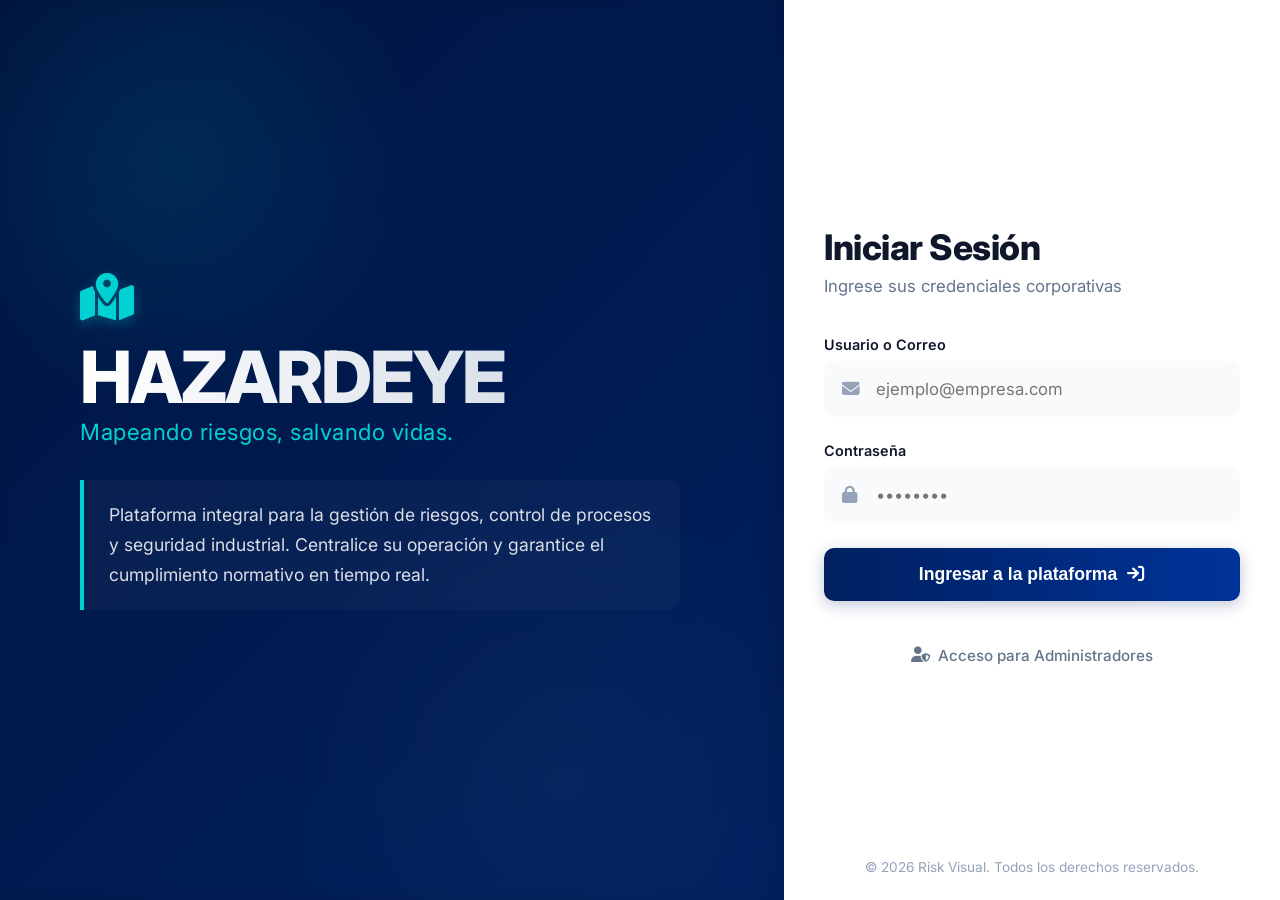
<file: index.html>
<!DOCTYPE html>
<html lang="es">

<head>
    <meta charset="UTF-8">
    <meta name="viewport" content="width=device-width, initial-scale=1.0">
    <title>Acceso Seguro - Risk Visual</title>
    <link href="https://fonts.googleapis.com/css2?family=Inter:wght@300;400;500;600;800&display=swap" rel="stylesheet">
    <link rel="stylesheet" href="https://cdnjs.cloudflare.com/ajax/libs/font-awesome/6.4.0/css/all.min.css">
    <script src="db-manager.js"></script>
    
    <style>
        /* --- ESTILOS GENERALES --- */
        :root {
            --brand-blue: #002060;
            --brand-dark: #001540;
            --accent: #00d2d3;
            --text-dark: #0f172a;
            --text-light: #64748b;
            --bg-input: #f8fafc;
        }

        body {
            margin: 0;
            padding: 0;
            height: 100vh;
            font-family: 'Inter', sans-serif;
            display: flex;
            overflow: hidden;
            background-color: #ffffff;
        }

        /* --- LADO IZQUIERDO (BRANDING) --- */
        .brand-section {
            flex: 1.2; 
            background: linear-gradient(135deg, var(--brand-dark) 0%, var(--brand-blue) 100%);
            color: white;
            display: flex;
            flex-direction: column;
            justify-content: center;
            padding: 60px 80px;
            position: relative;
            overflow: hidden;
            box-shadow: inset -10px 0 20px rgba(0,0,0,0.1);
        }

        /* Elementos decorativos de fondo (Geometría moderna) */
        .brand-section::before {
            content: "";
            position: absolute;
            top: -10%; left: -10%;
            width: 500px; height: 500px;
            background: radial-gradient(circle, rgba(0, 210, 211, 0.1) 0%, transparent 70%);
            border-radius: 50%;
            z-index: 1;
        }

        .brand-section::after {
            content: "";
            position: absolute;
            bottom: -20%; right: -10%;
            width: 600px; height: 600px;
            background: radial-gradient(circle, rgba(255,255,255,0.03) 0%, transparent 70%);
            border-radius: 50%;
            z-index: 1;
        }
        
        .brand-content {
            position: relative;
            z-index: 2;
            max-width: 600px;
            animation: slideRight 0.8s ease-out;
        }

        .logo-icon-main {
            font-size: 3rem;
            color: var(--accent);
            margin-bottom: 20px;
            filter: drop-shadow(0 4px 6px rgba(0, 210, 211, 0.3));
        }

        .logo-text {
            font-size: 4.5rem;
            font-weight: 800;
            letter-spacing: -2px;
            margin-bottom: 5px;
            line-height: 1;
            background: linear-gradient(to right, #ffffff, #cbd5e1);
            -webkit-background-clip: text;
            -webkit-text-fill-color: transparent;
        }
        
        .logo-subtitle {
            font-size: 1.4rem;
            font-weight: 400;
            color: var(--accent);
            margin-bottom: 35px;
            letter-spacing: 0.5px;
        }

        .brand-desc {
            font-size: 1.1rem;
            line-height: 1.7;
            color: rgba(255,255,255,0.85);
            border-left: 4px solid var(--accent);
            padding-left: 20px;
            background: rgba(255, 255, 255, 0.03);
            padding: 20px 20px 20px 25px;
            border-radius: 0 12px 12px 0;
            backdrop-filter: blur(10px);
        }

        /* --- LADO DERECHO (LOGIN) --- */
        .login-section {
            flex: 0.8;
            background: #ffffff;
            display: flex;
            flex-direction: column;
            justify-content: center;
            align-items: center;
            padding: 40px;
            position: relative;
        }

        .login-wrapper {
            width: 100%;
            max-width: 420px;
            animation: fadeIn 1s ease-out;
        }

        /* Logo móvil (Oculto en PC) */
        .mobile-brand {
            display: none;
            text-align: center;
            margin-bottom: 30px;
        }
        .mobile-brand i { color: var(--brand-blue); font-size: 2rem; margin-bottom: 10px; }
        .mobile-brand h1 { color: var(--brand-dark); font-size: 2rem; margin: 0; font-weight: 800; letter-spacing: -1px; }
        .mobile-brand p { color: var(--accent); font-weight: 500; font-size: 0.9rem; margin: 5px 0 0 0; }

        .login-header {
            margin-bottom: 40px;
            text-align: left;
        }

        .login-header h2 {
            color: var(--text-dark);
            font-size: 2.2rem;
            margin: 0;
            font-weight: 800;
            letter-spacing: -0.5px;
        }

        .login-header p {
            color: var(--text-light);
            margin-top: 8px;
            font-size: 1.05rem;
        }

        /* Inputs Premium */
        .input-group {
            margin-bottom: 25px;
            position: relative;
        }

        .input-group label {
            display: block;
            margin-bottom: 8px;
            font-size: 0.9rem;
            font-weight: 600;
            color: var(--text-dark);
        }

        .input-wrapper {
            position: relative;
        }

        .input-wrapper i {
            position: absolute;
            left: 18px;
            top: 50%;
            transform: translateY(-50%);
            color: #94a3b8;
            transition: color 0.3s;
            font-size: 1.1rem;
        }

        /* Iluminar ícono al hacer focus en el input */
        .input-group:focus-within i {
            color: var(--brand-blue);
        }

        input {
            width: 100%;
            padding: 16px 16px 16px 50px;
            background-color: var(--bg-input);
            border: 2px solid transparent;
            border-radius: 10px;
            font-size: 1.05rem;
            color: var(--text-dark);
            transition: all 0.3s;
            box-sizing: border-box;
            font-family: 'Inter', sans-serif;
        }

        input:hover {
            background-color: #f1f5f9;
        }

        input:focus {
            background-color: #ffffff;
            border-color: var(--brand-blue);
            outline: none;
            box-shadow: 0 4px 12px rgba(0, 32, 96, 0.08);
        }

        /* Botón */
        button {
            width: 100%;
            padding: 16px;
            background: linear-gradient(to right, var(--brand-blue), #003399);
            color: white;
            border: none;
            border-radius: 10px;
            font-size: 1.1rem;
            font-weight: 600;
            cursor: pointer;
            transition: all 0.3s;
            margin-top: 15px;
            box-shadow: 0 4px 15px rgba(0, 32, 96, 0.25);
            display: flex;
            justify-content: center;
            align-items: center;
            gap: 10px;
        }

        button:hover {
            transform: translateY(-2px);
            box-shadow: 0 8px 25px rgba(0, 32, 96, 0.35);
        }

        /* Error Box */
        #error {
            color: #b91c1c; 
            background: #fef2f2; 
            padding: 12px 15px; 
            border-radius: 8px; 
            margin-top: 20px; 
            display: none; 
            text-align: left; 
            font-size: 0.95rem; 
            border-left: 4px solid #ef4444;
            animation: fadeIn 0.3s ease-out;
        }

        /* Links y Footer */
        .super-admin-link {
            margin-top: 35px;
            display: flex;
            align-items: center;
            justify-content: center;
            gap: 8px;
            color: var(--text-light);
            font-size: 0.95rem;
            text-decoration: none;
            font-weight: 500;
            transition: color 0.2s;
            padding: 10px;
            border-radius: 8px;
        }
        
        .super-admin-link:hover { 
            color: var(--brand-blue); 
            background-color: var(--bg-input);
        }

        .footer-copy {
            position: absolute;
            bottom: 25px;
            text-align: center;
            width: 100%;
            color: #94a3b8;
            font-size: 0.85rem;
            font-weight: 400;
        }

        /* Animaciones */
        @keyframes slideRight { from { opacity: 0; transform: translateX(-30px); } to { opacity: 1; transform: translateX(0); } }
        @keyframes fadeIn { from { opacity: 0; transform: translateY(15px); } to { opacity: 1; transform: translateY(0); } }

        /* Responsive */
        @media (max-width: 900px) {
            .brand-section { display: none; } 
            .login-section { flex: 1; }
            .mobile-brand { display: block; } /* Mostrar logo en móvil */
            .login-header h2, .login-header p { text-align: center; }
        }
        
        @media (max-width: 768px) {
            body { flex-direction: column; overflow-y: auto; } 
            .login-section { width: 100%; padding: 30px 20px; }
            .login-wrapper { margin-top: 10px; }
        }
        
    </style>
</head>
<body>

    <div class="brand-section">
        <div class="brand-content">
            <i class="fa-solid fa-map-location-dot logo-icon-main"></i>
            <div class="logo-text">HAZARDEYE</div>
            <div class="logo-subtitle">Mapeando riesgos, salvando vidas.</div>
            <p class="brand-desc">
                Plataforma integral para la gestión de riesgos, control de procesos y seguridad industrial. 
                Centralice su operación y garantice el cumplimiento normativo en tiempo real.
            </p>
        </div>
    </div>

    <div class="login-section">
        <div class="login-wrapper">
            
            <div class="mobile-brand">
                <i class="fa-solid fa-map-location-dot"></i>
                <h1>HAZARDEYE</h1>
                <p>Mapeando riesgos, salvando vidas.</p>
            </div>

            <div class="login-header">
                <h2>Iniciar Sesión</h2>
                <p>Ingrese sus credenciales corporativas</p>
            </div>

            <div class="input-group">
                <label for="email">Usuario o Correo</label>
                <div class="input-wrapper">
                    <i class="fa-solid fa-envelope"></i>
                    <input type="text" id="email" placeholder="ejemplo@empresa.com">
                </div>
            </div>

            <div class="input-group">
                <label for="pass">Contraseña</label>
                <div class="input-wrapper">
                    <i class="fa-solid fa-lock"></i>
                    <input type="password" id="pass" placeholder="••••••••">
                </div>
            </div>
            
            <button onclick="doLogin()">
                Ingresar a la plataforma <i class="fa-solid fa-arrow-right-to-bracket"></i>
            </button>
            
            <div id="error">
                <i class="fa-solid fa-circle-exclamation"></i> <span id="error-text">Error en las credenciales</span>
            </div>

            <a href="admin.html" class="super-admin-link">
                <i class="fa-solid fa-user-shield"></i> Acceso para Administradores
            </a>
        </div>

        <div class="footer-copy">
            &copy; <script>document.write(new Date().getFullYear())</script> Risk Visual. Todos los derechos reservados.
        </div>
    </div>

    <script>
        // Si ya estás logueado, te manda adentro directo
        if(localStorage.getItem('SGS_CURRENT_SESSION')) {
            const s = JSON.parse(localStorage.getItem('SGS_CURRENT_SESSION'));
            if(s.type === 'COMPANY_USER') window.location.href = 'dashboard.html';
            if(s.type === 'SUPER_ADMIN') window.location.href = 'admin.html';
        }

        function doLogin() {
            const e = document.getElementById('email').value;
            const p = document.getElementById('pass').value;
            
            const btn = document.querySelector('button');
            const originalText = btn.innerHTML;
            btn.innerHTML = '<i class="fa-solid fa-circle-notch fa-spin"></i> Verificando...';
            btn.disabled = true;
            btn.style.opacity = "0.8";

            setTimeout(() => {
                const res = attemptLogin(e, p); // Función de db-manager.js

                if(res.success) {
                    if(res.type === 'SUPER_ADMIN') window.location.href = 'admin.html';
                    else window.location.href = 'dashboard.html';
                } else {
                    const errDiv = document.getElementById('error');
                    document.getElementById('error-text').innerText = res.msg;
                    errDiv.style.display = 'block';
                    
                    btn.innerHTML = originalText;
                    btn.disabled = false;
                    btn.style.opacity = "1";
                }
            }, 600);
        }

        document.getElementById('pass').addEventListener('keypress', function (e) {
            if (e.key === 'Enter') doLogin();
        });
  
   </script> 

</body>



</html>
</file>
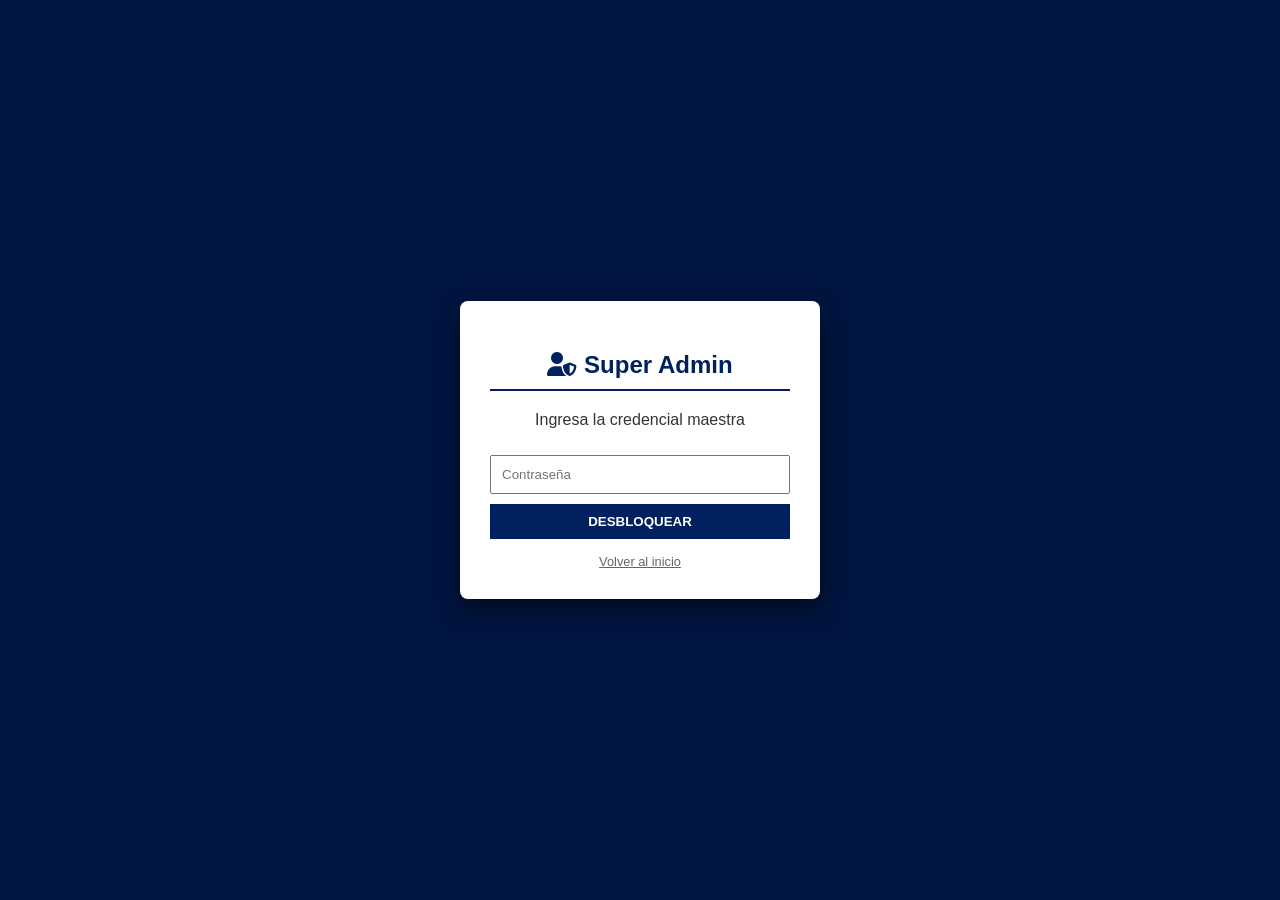
<file: admin.html>
<!DOCTYPE html>
<html lang="es">
<head>
    <meta charset="UTF-8">
    <meta name="viewport" content="width=device-width, initial-scale=1.0">
    <title>Panel Super Admin</title>
    <script src="db-manager.js"></script>
    <link rel="stylesheet" href="https://cdnjs.cloudflare.com/ajax/libs/font-awesome/6.4.0/css/all.min.css">
    <style>
        body { font-family: 'Segoe UI', sans-serif; margin: 0; background: #f4f4f4; }
        
        /* --- PANTALLA DE LOGIN SUPER ADMIN (Overlay) --- */
        #admin-login-overlay {
            position: fixed; top: 0; left: 0; width: 100%; height: 100%;
            background: #001540; z-index: 9999;
            display: flex; justify-content: center; align-items: center;
            flex-direction: column; color: white;
        }
        .login-box {
            background: white; color: #333; padding: 30px;
            border-radius: 8px; text-align: center; width: 300px;
            box-shadow: 0 10px 25px rgba(0,0,0,0.5);
        }
        .login-box input { width: 100%; padding: 10px; margin: 10px 0; box-sizing: border-box; }
        .login-box button { width: 100%; padding: 10px; background: #002060; color: white; border: none; cursor: pointer; font-weight: bold; }
        
        /* --- PANEL PRINCIPAL --- */
        #admin-panel { display: none; padding: 20px; }
        
        .container { max-width: 900px; margin: 0 auto; background: white; padding: 30px; border-radius: 8px; box-shadow: 0 2px 10px rgba(0,0,0,0.1); }
        h2 { border-bottom: 2px solid #002060; padding-bottom: 10px; color: #002060; }
        .section { margin-bottom: 30px; padding: 20px; background: #f8f9fa; border-radius: 5px; border: 1px solid #e9ecef; }
        
        .panel-input { padding: 8px; margin-right: 10px; border: 1px solid #ccc; border-radius: 4px; }
        .btn-action { padding: 8px 15px; cursor: pointer; background: #27ae60; color: white; border: none; border-radius: 4px; }
        .btn-del { background: #c0392b; color: white; border: none; padding: 4px 8px; cursor: pointer; border-radius: 3px; }
        
        /* Botones de Backup */
        .btn-backup { padding: 10px 20px; border-radius: 5px; text-decoration: none; cursor: pointer; font-weight: bold; display: inline-flex; align-items: center; gap: 8px; border:none; }
        .btn-download { background: #2980b9; color: white; }
        .btn-restore { background: #e67e22; color: white; }
        
        ul { list-style: none; padding: 0; }
        li { background: white; border-bottom: 1px solid #eee; padding: 10px; display: flex; justify-content: space-between; align-items: center; }
        .user-tag { font-size: 0.85rem; background: #eee; padding: 2px 6px; border-radius: 4px; margin-left: 5px; }
        
        /* --- VERSIÓN MÓVIL (ADMIN) --- */
@media (max-width: 600px) {
    /* Login */
    .login-box { width: 90%; padding: 20px; }
    
    /* Panel */
    .container { padding: 15px; }
    .section h3 { font-size: 1.1rem; }
    
    /* Formulario crear empresa */
    .section div[style*="display:flex"] { flex-direction: column; }
    input.panel-input { margin-right: 0; margin-bottom: 10px; width: 100%; }
    
    /* Lista de usuarios */
    li { flex-direction: column; align-items: flex-start; gap: 10px; }
    li div { width: 100%; display: flex; justify-content: space-between; }
    
    /* Botones Backup */
    .btn-backup { width: 100%; justify-content: center; }
}
        
    </style>
</head>
<body>

    <div id="admin-login-overlay">
        <div class="login-box">
            <h2><i class="fa-solid fa-user-shield"></i> Super Admin</h2>
            <p>Ingresa la credencial maestra</p>
            <input type="password" id="master-pass" placeholder="Contraseña">
            <button onclick="checkMasterPass()">DESBLOQUEAR</button>
            <p id="login-msg" style="color:red; display:none; margin-top:10px; font-size:0.9rem;"></p>
            <a href="index.html" style="display:block; margin-top:15px; color:#666; font-size:0.8rem;">Volver al inicio</a>
        </div>
    </div>

    <div id="admin-panel">
    
    <input type="file" id="update-logo-input" hidden accept="image/*">
    <input type="file" id="import-db-input" hidden accept=".json" onchange="importDB(this)">

        <div class="container">
            <div style="display:flex; justify-content:space-between; align-items:center; margin-bottom:20px;">
                <h1>Panel de Control Maestro</h1>
                <button onclick="logout()" style="background:#333; color:white; border:none; padding:10px 20px; cursor:pointer;">Cerrar Sesión</button>
            </div>

            <div class="section">
                <h3>🏢 1. Crear Nueva Empresa</h3>
                <div style="display:flex; gap:10px; margin-bottom:15px;">
                    <input type="text" id="new-comp-name" class="panel-input" placeholder="Nombre (ej: Oxford Group)" style="flex:1">
                    <input type="text" id="new-comp-id" class="panel-input" placeholder="ID Único (ej: oxford)" style="flex:1">
                </div>
                
                <div style="background: white; padding: 10px; border: 1px dashed #ccc; border-radius: 5px; margin-bottom: 15px;">
                    <label style="font-weight:bold; font-size:0.9rem;">Subir Logo (Opcional):</label><br>
                    <input type="file" id="new-comp-logo" accept="image/*" style="margin-top:5px;">
                    <p style="color:#e67e22; font-size:0.8rem; margin:5px 0 0 0;">
                        ⚠️ Importante: Usa imágenes pequeñas (máx 150KB) y preferiblemente PNG transparente.
                    </p>
                </div>

                <button class="btn-action" onclick="createCompany()">Crear Empresa</button>
            </div>

            <div class="section">
                <h3>👥 2. Gestión de Empresas y Usuarios</h3>
                <div id="company-list">Cargando...</div>
            </div>

            <div class="section" style="border-left: 5px solid #8e44ad;">
                <h3>💾 3. Migración de Datos (Backup)</h3>
                <p style="font-size:0.9rem; color:#666;">Usa esto para mover toda la información de esta computadora a otra (o al celular).</p>
                
                <div style="display:flex; gap:15px; flex-wrap: wrap;">
                    <button class="btn-backup btn-download" onclick="exportDB()">
                        <i class="fa-solid fa-download"></i> Descargar Copia de Seguridad
                    </button>

                    <button class="btn-backup btn-restore" onclick="document.getElementById('import-db-input').click()">
                        <i class="fa-solid fa-upload"></i> Restaurar desde Archivo
                    </button>
                </div>
                <p style="color:red; font-size:0.8rem; margin-top:10px;">
                    ⚠️ <b>Cuidado al Restaurar:</b> Esto borrará cualquier dato que tengas en este dispositivo y lo reemplazará con el del archivo.
                </p>
            </div>

        </div>
    </div>

    <script>
        // --- LÓGICA DE ACCESO ---
        document.addEventListener('DOMContentLoaded', () => {
            const session = JSON.parse(localStorage.getItem('SGS_CURRENT_SESSION'));
            if (session && session.type === 'SUPER_ADMIN') {
                showPanel();
            }
        });

        function checkMasterPass() {
            const passInput = document.getElementById('master-pass').value;
            const db = getMasterDB();
            if (passInput === db.superAdmin.pass) {
                const session = { type: 'SUPER_ADMIN' };
                localStorage.setItem('SGS_CURRENT_SESSION', JSON.stringify(session));
                showPanel();
            } else {
                const msg = document.getElementById('login-msg');
                msg.innerText = "Contraseña incorrecta";
                msg.style.display = "block";
            }
        }

        function showPanel() {
            document.getElementById('admin-login-overlay').style.display = 'none';
            document.getElementById('admin-panel').style.display = 'block';
            render();
        }

        // --- LÓGICA DE EXPORTACIÓN / IMPORTACIÓN (NUEVO) ---
        
        function exportDB() {
            const db = localStorage.getItem('SGS_MASTER_DB');
            if(!db) return alert("No hay base de datos para exportar.");

            const blob = new Blob([db], { type: 'application/json' });
            const url = URL.createObjectURL(blob);
            
            const a = document.createElement('a');
            a.href = url;
            // Nombre del archivo con fecha
            const date = new Date().toISOString().slice(0,10);
            a.download = `SGS_BACKUP_${date}.json`;
            document.body.appendChild(a);
            a.click();
            document.body.removeChild(a);
            URL.revokeObjectURL(url);
        }

        function importDB(input) {
            const file = input.files[0];
            if (!file) return;

            if (!confirm("⚠️ ¿ESTÁS SEGURO?\n\nSe borrarán TODOS los datos actuales de este dispositivo y se reemplazarán por los del archivo.\n\nEsta acción no se puede deshacer.")) {
                input.value = ''; 
                return;
            }

            const reader = new FileReader();
            reader.onload = function(e) {
                try {
                    const json = JSON.parse(e.target.result);
                    // Verificar estructura básica para ver si es un archivo válido
                    if(!json.companies || !json.superAdmin) {
                        throw new Error("Formato de archivo inválido");
                    }
                    
                    // Guardar en LocalStorage
                    localStorage.setItem('SGS_MASTER_DB', JSON.stringify(json));
                    alert("¡Restauración exitosa! La página se recargará.");
                    location.reload();
                } catch (err) {
                    alert("Error: El archivo no es válido o está dañado.");
                    console.error(err);
                }
            };
            reader.readAsText(file);
        }

        // --- LÓGICA EXISTENTE (EMPRESAS) ---

        function createCompany() {
            const name = document.getElementById('new-comp-name').value;
            const id = document.getElementById('new-comp-id').value.toLowerCase().trim();
            const fileInput = document.getElementById('new-comp-logo');
            const db = getMasterDB();

            if(!name || !id) return alert('Por favor completa nombre e ID');
            if(db.companies[id]) return alert('¡Error! Ese ID de empresa ya existe.');

            const saveToDB = (logoData = null) => {
                db.companies[id] = { 
                    name: name, 
                    logo: logoData, 
                    users: [], 
                    data: {} 
                };
                saveMasterDB(db);
                document.getElementById('new-comp-name').value = '';
                document.getElementById('new-comp-id').value = '';
                fileInput.value = '';
                render();
                alert("¡Empresa creada exitosamente!");
            };

            if (fileInput.files && fileInput.files[0]) {
                const file = fileInput.files[0];
                if (file.size > 150000) {
                    return alert("El logo es muy pesado. Por favor usa una imagen menor a 150KB.");
                }
                const reader = new FileReader();
                reader.onload = function(e) { saveToDB(e.target.result); };
                reader.readAsDataURL(file);
            } else {
                saveToDB(null);
            }
        }

        function addUser(compId) {
            const prefix = prompt("Ingresa el nombre de usuario (ej: juan):");
            if(!prefix) return;
            const pass = prompt("Crea una contraseña para este usuario:");
            if(!pass) return;
            const isEditor = confirm("¿Este usuario puede EDITAR?\nAceptar = SÍ (Editor)\nCancelar = NO (Solo Ver)");
            const role = isEditor ? 'editor' : 'viewer';
            const email = `${prefix}@${compId}.com`; 
            const db = getMasterDB();
            if(db.companies[compId].users.find(u => u.email === email)){
                return alert('Este usuario ya existe en esta empresa');
            }
            db.companies[compId].users.push({ email, pass, role });
            saveMasterDB(db);
            render();
            alert(`Usuario Creado:\nCorreo: ${email}\nPass: ${pass}`);
        }

        function deleteUser(compId, email) {
            if(!confirm('¿Estás seguro de eliminar a ' + email + '?')) return;
            const db = getMasterDB();
            db.companies[compId].users = db.companies[compId].users.filter(u => u.email !== email);
            saveMasterDB(db);
            render();
        }

        function deleteCompany(compId) {
             if(prompt(`ADVERTENCIA: Esto borrará TODOS los mapas y ASTs de ${compId}.\nEscribe "borrar" para confirmar:`) === 'borrar') {
                const db = getMasterDB();
                delete db.companies[compId];
                saveMasterDB(db);
                render();
             }
        }

        // Listener para actualizar logo
        let editingCompanyId = null;
        document.addEventListener('DOMContentLoaded', () => {
            const updateInput = document.getElementById('update-logo-input');
            if(updateInput) {
                updateInput.addEventListener('change', function() {
                    if (this.files && this.files[0] && editingCompanyId) {
                        const file = this.files[0];
                        if (file.size > 150000) {
                            alert("Imagen muy pesada. Máximo 150KB.");
                            this.value = ''; 
                            return;
                        }
                        const reader = new FileReader();
                        reader.onload = function(e) {
                            const db = getMasterDB();
                            db.companies[editingCompanyId].logo = e.target.result;
                            saveMasterDB(db);
                            render(); 
                            alert("Logo actualizado correctamente.");
                        };
                        reader.readAsDataURL(file);
                    }
                    this.value = ''; 
                });
            }
        });

        function triggerUpdateLogo(compId) {
            editingCompanyId = compId;
            document.getElementById('update-logo-input').click();
        }

        function render() {
            const list = document.getElementById('company-list');
            const db = getMasterDB();
            list.innerHTML = '';
            const ids = Object.keys(db.companies);
            if(ids.length === 0) {
                list.innerHTML = '<p style="color:#777; font-style:italic;">No hay empresas registradas.</p>';
                return;
            }
            ids.forEach(id => {
                const comp = db.companies[id];
                const hasLogo = comp.logo ? '<span style="color:green; font-size:0.8rem;">(Con Logo)</span>' : '<span style="color:#999; font-size:0.8rem;">(Sin Logo)</span>';
                let usersHtml = '<div style="margin-top:10px; padding-left:15px; border-left:3px solid #ddd;">';
                if(comp.users.length === 0) {
                    usersHtml += '<small style="color:#999">Sin usuarios creados</small>';
                } else {
                    comp.users.forEach(u => {
                        usersHtml += `
                            <div style="display:flex; justify-content:space-between; margin-bottom:5px; font-size:0.9rem;">
                                <span>👤 ${u.email} <span class="user-tag">${u.role}</span> <span style="color:#aaa; font-size:0.8rem">(Pass: ${u.pass})</span></span>
                                <button class="btn-del" onclick="deleteUser('${id}', '${u.email}')">X</button>
                            </div>
                        `;
                    });
                }
                usersHtml += '</div>';
                const div = document.createElement('div');
                div.style.background = 'white';
                div.style.border = '1px solid #ddd';
                div.style.padding = '15px';
                div.style.marginBottom = '15px';
                div.style.borderRadius = '5px';
                div.innerHTML = `
                    <div style="display:flex; justify-content:space-between; align-items:center; border-bottom:1px solid #eee; padding-bottom:10px;">
                        <div>
                            <strong style="font-size:1.1rem; color:#333;">${comp.name}</strong>
                            ${hasLogo}
                        </div>
                        <div>
                            <button onclick="triggerUpdateLogo('${id}')" style="background:#f39c12; color:white; border:none; padding:5px 10px; border-radius:3px; cursor:pointer; margin-right:5px;">📷 Logo</button>
                            <small style="background:#e1ecf4; padding:3px 8px; border-radius:10px; color:#2980b9; font-weight:bold;">ID: ${id}</small>
                            <button class="btn-del" style="margin-left:5px; background:#333;" onclick="deleteCompany('${id}')"><i class="fa-solid fa-trash"></i></button>
                        </div>
                    </div>
                    <div style="margin-top:10px;">
                        <button onclick="addUser('${id}')" style="background:#3498db; color:white; border:none; padding:5px 10px; border-radius:3px; cursor:pointer; font-size:0.8rem;">+ Nuevo Usuario</button>
                    </div>
                    ${usersHtml}
                `;
                list.appendChild(div);
            });
        }
    </script>
</body>
</html>
</file>
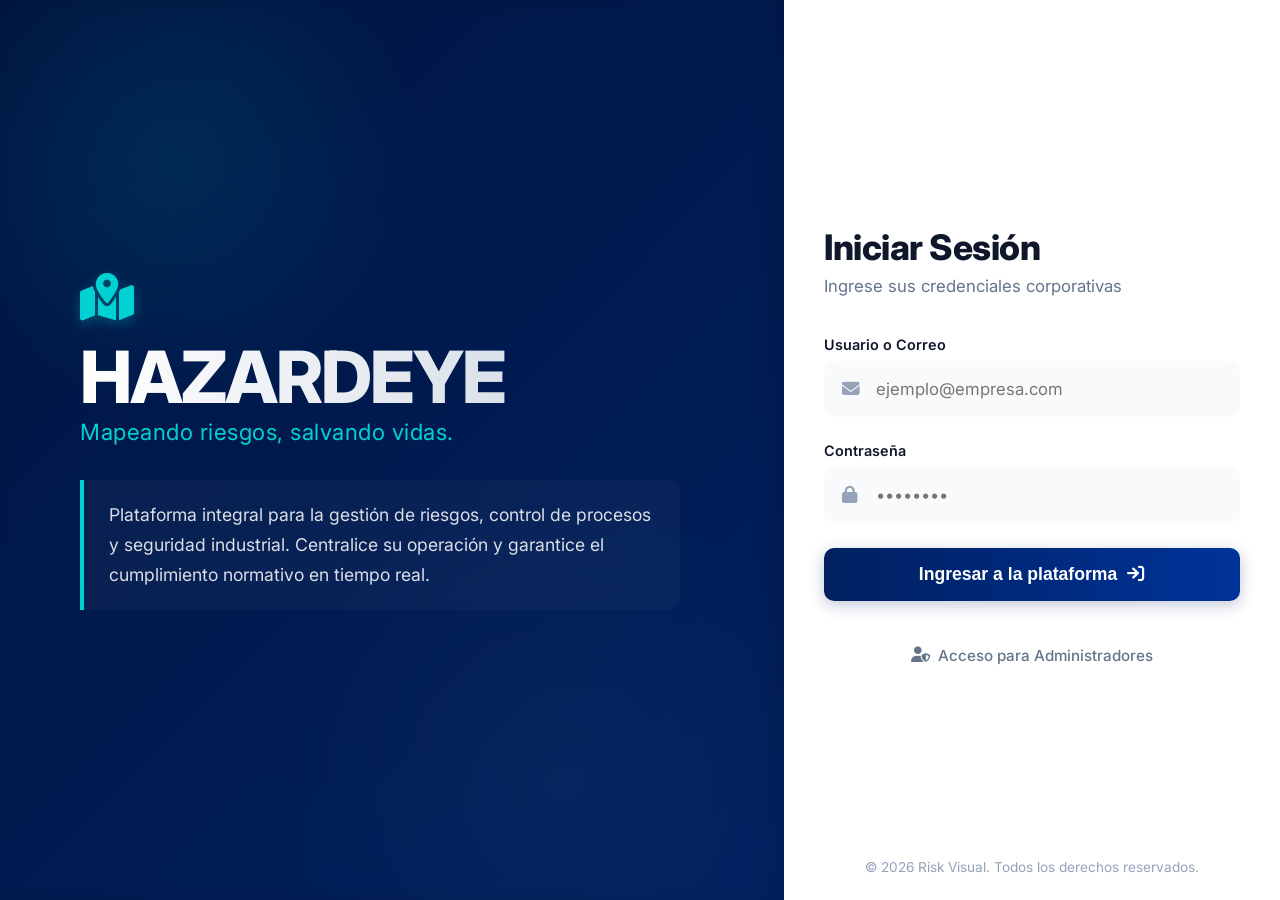
<file: dashboard.html>
<!DOCTYPE html>
<html lang="es">
<head>
    <meta charset="UTF-8">
    <meta name="viewport" content="width=device-width, initial-scale=1.0">
    <title>Portal de Seguridad Industrial</title>
    <!-- El ?v=9999 es para obligar a ver los cambios de estilo nuevos -->
    <link rel="stylesheet" href="home-style.css?v=9999">
    <link rel="stylesheet" href="https://cdnjs.cloudflare.com/ajax/libs/font-awesome/6.0.0/css/all.min.css">
    <script src="db-manager.js"></script>
</head>
<!-- SEGURIDAD: display: none oculta todo hasta que el JS verifique que tienes permiso -->
<body style="display: none;">

    <!-- HEADER SUPERIOR (FLOTANTE) -->
    <header class="dashboard-header">
        <div class="user-container">
            <div class="avatar-circle">
                <i class="fa-solid fa-user"></i>
            </div>
            <div class="user-info">
                <span class="u-label">Bienvenido,</span>
                <span id="user-email-display" class="u-email">Cargando...</span>
            </div>
        </div>

        <button onclick="logout()" class="btn-logout">
            <span>Cerrar Sesión</span>
            <i class="fa-solid fa-power-off"></i>
        </button>
    </header>

    <!-- CONTENIDO CENTRAL -->
    <div class="hero-container">
        <div class="content-wrapper">
            
            <!-- ZONA DE MARCA (Aquí saldrá el Logo o el Texto Automáticamente) -->
            <div class="logo-area" id="dynamic-brand-container">
                <!-- Se llena con JS -->
            </div>

            <!-- TARJETAS DE MENÚ -->
            <div class="cards-container">
                
                <a href="mapa.html" class="nav-card">
                    <div class="icon-box">
                        <i class="fa-solid fa-map-location-dot"></i>
                    </div>
                    <h2>Mapa de Riesgos</h2>
                    <p>Creación y edición de planos con simbología ISO 7010.</p>
                    <span class="btn-link">Ingresar &rarr;</span>
                </a>

                <a href="ast.html" class="nav-card secondary">
                    <div class="icon-box">
                        <i class="fa-solid fa-clipboard-list"></i>
                    </div>
                    <h2>Tablas AST</h2>
                    <p>Análisis de Seguridad en el Trabajo y gestión de tareas.</p>
                    <span class="btn-link">Ingresar &rarr;</span>
                </a>
                
                <a href="accidentes.html" class="nav-card">
                    <div class="icon-box">
                       <i class="fa-solid fa-notes-medical"></i>
                    </div>
                    <h2>Registro de Incidentes</h2>
                    <p>Reporte, investigación y seguimiento estadístico de accidentes laborales.</p>
                    <span class="btn-link">Ingresar &rarr;</span>
               </a>

            </div>
        </div>
    </div>

    <footer>
        <p>&copy; 2024 Gestión de Seguridad Industrial. Todos los derechos reservados.</p>
    </footer>
    
    <!-- LÓGICA DE SEGURIDAD Y CARGA -->
    <script>
        // 1. PORTERO DE SEGURIDAD (Anti botón atrás)
        function verificarAcceso() {
            const session = JSON.parse(localStorage.getItem('SGS_CURRENT_SESSION'));
            
            // Si no hay sesión válida, te saca al login
            if (!session || session.type !== 'COMPANY_USER') {
                window.location.replace('index.html'); 
            } else {
                // Si hay sesión, muestra la página
                document.body.style.display = 'flex';
                cargarDatos(session);
            }
        }

        // 2. CARGAR DATOS VISUALES
        function cargarDatos(session) {
            // A. Mostrar info de usuario en el header
            const displaySpan = document.getElementById('user-email-display');
            if(displaySpan) {
                displaySpan.innerHTML = `${session.email} <small>${session.role}</small>`;
            }

            // B. Mostrar Logo o Texto de Empresa
            const brandData = getCompanyBranding(); // Viene de db-manager.js
            const container = document.getElementById('dynamic-brand-container');

            if (brandData && container) {
                container.innerHTML = ''; 

                if (brandData.logo) {
                    // SI HAY LOGO
                    const img = document.createElement('img');
                    img.src = brandData.logo;
                    img.className = 'corporate-logo-img';
                    img.alt = brandData.name;
                    container.appendChild(img);
                } else {
                    // SI NO HAY LOGO (TEXTO)
                    const textBox = document.createElement('div');
                    textBox.className = 'corporate-text-box';
                    textBox.innerHTML = `
                        <h1 class="corp-title">${brandData.name}</h1>
                        <div class="corp-line"></div>
                        <span class="corp-subtitle">SISTEMA DE GESTIÓN INTEGRAL</span>
                    `;
                    container.appendChild(textBox);
                }
            }
        }

        // Ejecutar verificación al cargar y al volver del historial
        document.addEventListener('DOMContentLoaded', verificarAcceso);
        window.addEventListener('pageshow', (event) => {
            if (event.persisted) verificarAcceso();
        });
    </script>

</body>
</html>
</file>
<file: home-style.css>
/* RESET Y VARIABLES */
:root {
    --corporate-blue: #002060;
    --corporate-dark: #001540;
    --white: #ffffff;
    --accent: #00a8ff;
    --text-grey: #e0e0e0;
}

html, body {
    height: 100%;
    margin: 0; padding: 0;
    font-family: 'Segoe UI', Tahoma, Geneva, Verdana, sans-serif;
}

body {
    background-color: var(--corporate-blue);
    color: var(--white);
    display: flex;
    flex-direction: column;
    overflow-x: hidden; /* Evita scroll horizontal */
}

/* --- HEADER MODERNO (ESTILO CRISTAL) --- */
.dashboard-header {
    position: absolute;
    top: 0; left: 0;
    width: 100%;
    height: 80px;
    padding: 0 40px;
    display: flex;
    justify-content: space-between;
    align-items: center;
    box-sizing: border-box;
    z-index: 100;
    /* Degradado suave para que se lea bien sobre el fondo */
    background: linear-gradient(to bottom, rgba(0, 21, 64, 0.9), rgba(0, 21, 64, 0));
}

/* Usuario (Izquierda) */
.user-container { display: flex; align-items: center; gap: 15px; }
.avatar-circle {
    width: 45px; height: 45px;
    background: rgba(255,255,255,0.1);
    border: 1px solid rgba(255,255,255,0.2);
    border-radius: 50%;
    display: flex; justify-content: center; align-items: center;
    color: #00d2d3; font-size: 1.2rem;
    box-shadow: 0 0 15px rgba(0, 210, 211, 0.2);
}
.user-info { display: flex; flex-direction: column; }
.u-label { color: rgba(255,255,255,0.6); font-size: 0.75rem; text-transform: uppercase; letter-spacing: 1px; }
.u-email { color: white; font-weight: 600; font-size: 1rem; text-shadow: 0 2px 4px rgba(0,0,0,0.5); }
.u-email small { background: #e67e22; padding: 2px 6px; border-radius: 4px; font-size: 0.7rem; margin-left: 8px; vertical-align: middle; text-transform: uppercase; }

/* BotÃƒÂ³n Salir (Derecha) */
.btn-logout {
    background: rgba(255, 255, 255, 0.05);
    color: rgba(255,255,255,0.8);
    border: 1px solid rgba(255, 255, 255, 0.2);
    padding: 10px 24px; border-radius: 30px;
    cursor: pointer; font-family: inherit; font-weight: 600; font-size: 0.9rem;
    display: flex; align-items: center; gap: 10px;
    transition: all 0.3s ease; backdrop-filter: blur(5px);
}
.btn-logout:hover {
    background: rgba(231, 76, 60, 0.9); border-color: #c0392b; color: white;
    transform: translateY(-2px); box-shadow: 0 5px 15px rgba(231, 76, 60, 0.4);
}

/* --- CONTENEDOR PRINCIPAL --- */
.hero-container {
    flex: 1; /* Ocupa todo el espacio vertical */
    display: flex;
    justify-content: center;
    align-items: center; /* Centra todo verticalmente */
    background: radial-gradient(circle at center, #00256e 0%, #001540 100%);
    padding: 100px 20px 40px 20px; /* Padding arriba para no chocar con header */
    position: relative;
}
/* PatrÃƒÂ³n de puntitos de fondo */
.hero-container::before {
    content: ""; position: absolute; top: 0; left: 0; width: 100%; height: 100%;
    background-image: radial-gradient(rgba(255,255,255,0.03) 1px, transparent 1px);
    background-size: 30px 30px; pointer-events: none;
}

.content-wrapper {
    width: 100%; max-width: 1000px;
    display: flex; flex-direction: column; align-items: center;
    animation: fadeIn 1s ease-out; z-index: 2;
}

/* --- MARCA DINÃƒÂMICA (EL ÃƒÂREA QUE QUERÃƒÂAS ARREGLAR) --- */
.logo-area {
    min-height: 200px; 
    width: 100%;
    display: flex; flex-direction: column;
    justify-content: center; align-items: center;
    margin-bottom: 50px; 
    text-align: center;
}

/* ESTILO A: LOGO (Suavizado y Centrado) */
.corporate-logo-img {
    max-height: 130px;
    max-width: 85%;
    object-fit: contain;
    background: rgba(255, 255, 255, 0.95);
    padding: 25px 40px; /* Aire interno */
    
    /* AQUÃƒÂ ESTÃƒÂ LA MAGIA DE LOS BORDES SUAVES */
    border-radius: 40px; 
    
    box-shadow: 0 15px 35px rgba(0,0,0,0.4);
    animation: zoomIn 0.8s ease-out;
}

/* ESTILO B: TEXTO CORPORATIVO (Centrado y Espaciado) */
.corporate-text-box {
    width: 100%;
    display: flex; flex-direction: column; align-items: center;
}
.corp-title {
    font-size: 3.2rem; font-weight: 800; color: white;
    text-transform: uppercase; letter-spacing: -1px; line-height: 1.1;
    text-shadow: 0 5px 15px rgba(0,0,0,0.5);
    
    /* Esto fuerza el centrado */
    margin: 0 auto 20px auto; 
    text-align: center;
}
.corp-line {
    width: 80px; height: 6px; background: #00d2d3;
    margin-bottom: 20px; border-radius: 3px;
}
.corp-subtitle {
    font-size: 0.9rem; letter-spacing: 4px; font-weight: 300;
    color: rgba(255,255,255,0.8); text-transform: uppercase; text-align: center;
}

/* --- TARJETAS --- */
.cards-container {
    display: flex; gap: 30px; justify-content: center; flex-wrap: wrap; width: 100%;
}
.nav-card {
    background: rgba(255, 255, 255, 0.05);
    backdrop-filter: blur(10px);
    border: 1px solid rgba(255, 255, 255, 0.1);
    border-radius: 20px; padding: 40px 30px;
    width: 280px; flex: 1 1 250px; max-width: 350px;
    text-decoration: none; color: var(--white);
    display: flex; flex-direction: column; align-items: center;
    transition: 0.3s;
}
.nav-card:hover {
    transform: translateY(-10px); background: rgba(255, 255, 255, 0.1);
    box-shadow: 0 20px 40px rgba(0,0,0,0.4); border-color: var(--accent);
}
.icon-box { font-size: 2.5rem; margin-bottom: 20px; color: var(--accent); }
.nav-card h2 { margin: 10px 0; font-size: 1.5rem; }
.nav-card p { font-size: 0.95rem; color: var(--text-grey); line-height: 1.6; margin-bottom: 25px; text-align: center; }
.btn-link { margin-top: auto; font-weight: bold; text-transform: uppercase; font-size: 0.85rem; letter-spacing: 1px; color: var(--accent); }

/* --- FOOTER --- */
footer {
    text-align: center; padding: 20px; font-size: 0.8rem;
    color: rgba(255,255,255,0.3); background: var(--corporate-dark);
    flex-shrink: 0;
}

/* ANIMACIONES */
@keyframes fadeIn { from { opacity: 0; transform: translateY(20px); } to { opacity: 1; transform: translateY(0); } }
@keyframes zoomIn { from { opacity: 0; transform: scale(0.9); } to { opacity: 1; transform: scale(1); } }

/* RESPONSIVE */
@media (max-width: 768px) {
    .corp-title { font-size: 2rem; }
    .dashboard-header { padding: 0 20px; height: 70px; }
    .u-label, .u-email small { display: none; } 
    .btn-logout span { display: none; } 
    .btn-logout { padding: 10px; border-radius: 50%; }
}

/* --- VERSIÃƒâ€œN MÃƒâ€œVIL (DASHBOARD) --- */
@media (max-width: 768px) {
    /* Header */
    .dashboard-header { 
        padding: 15px; 
        height: auto; 
        flex-direction: column; 
        gap: 15px; 
        background: rgba(0, 21, 64, 0.95); /* Fondo mÃƒÂ¡s sÃƒÂ³lido para leer mejor */
    }
    
    .user-container { width: 100%; justify-content: center; }
    .btn-logout { width: 100%; justify-content: center; }
    
    /* Contenido Central */
    .hero-container { padding-top: 140px; align-items: flex-start; } /* MÃƒÂ¡s espacio arriba por el header doble */
    
    /* Marca */
    .corp-title { font-size: 1.8rem; }
    .corporate-logo-img { max-height: 100px; padding: 15px; }
    
    /* Tarjetas de NavegaciÃƒÂ³n */
    .cards-container { flex-direction: column; align-items: center; }
    .nav-card { width: 100%; max-width: 100%; padding: 30px 20px; }
}
</file>
